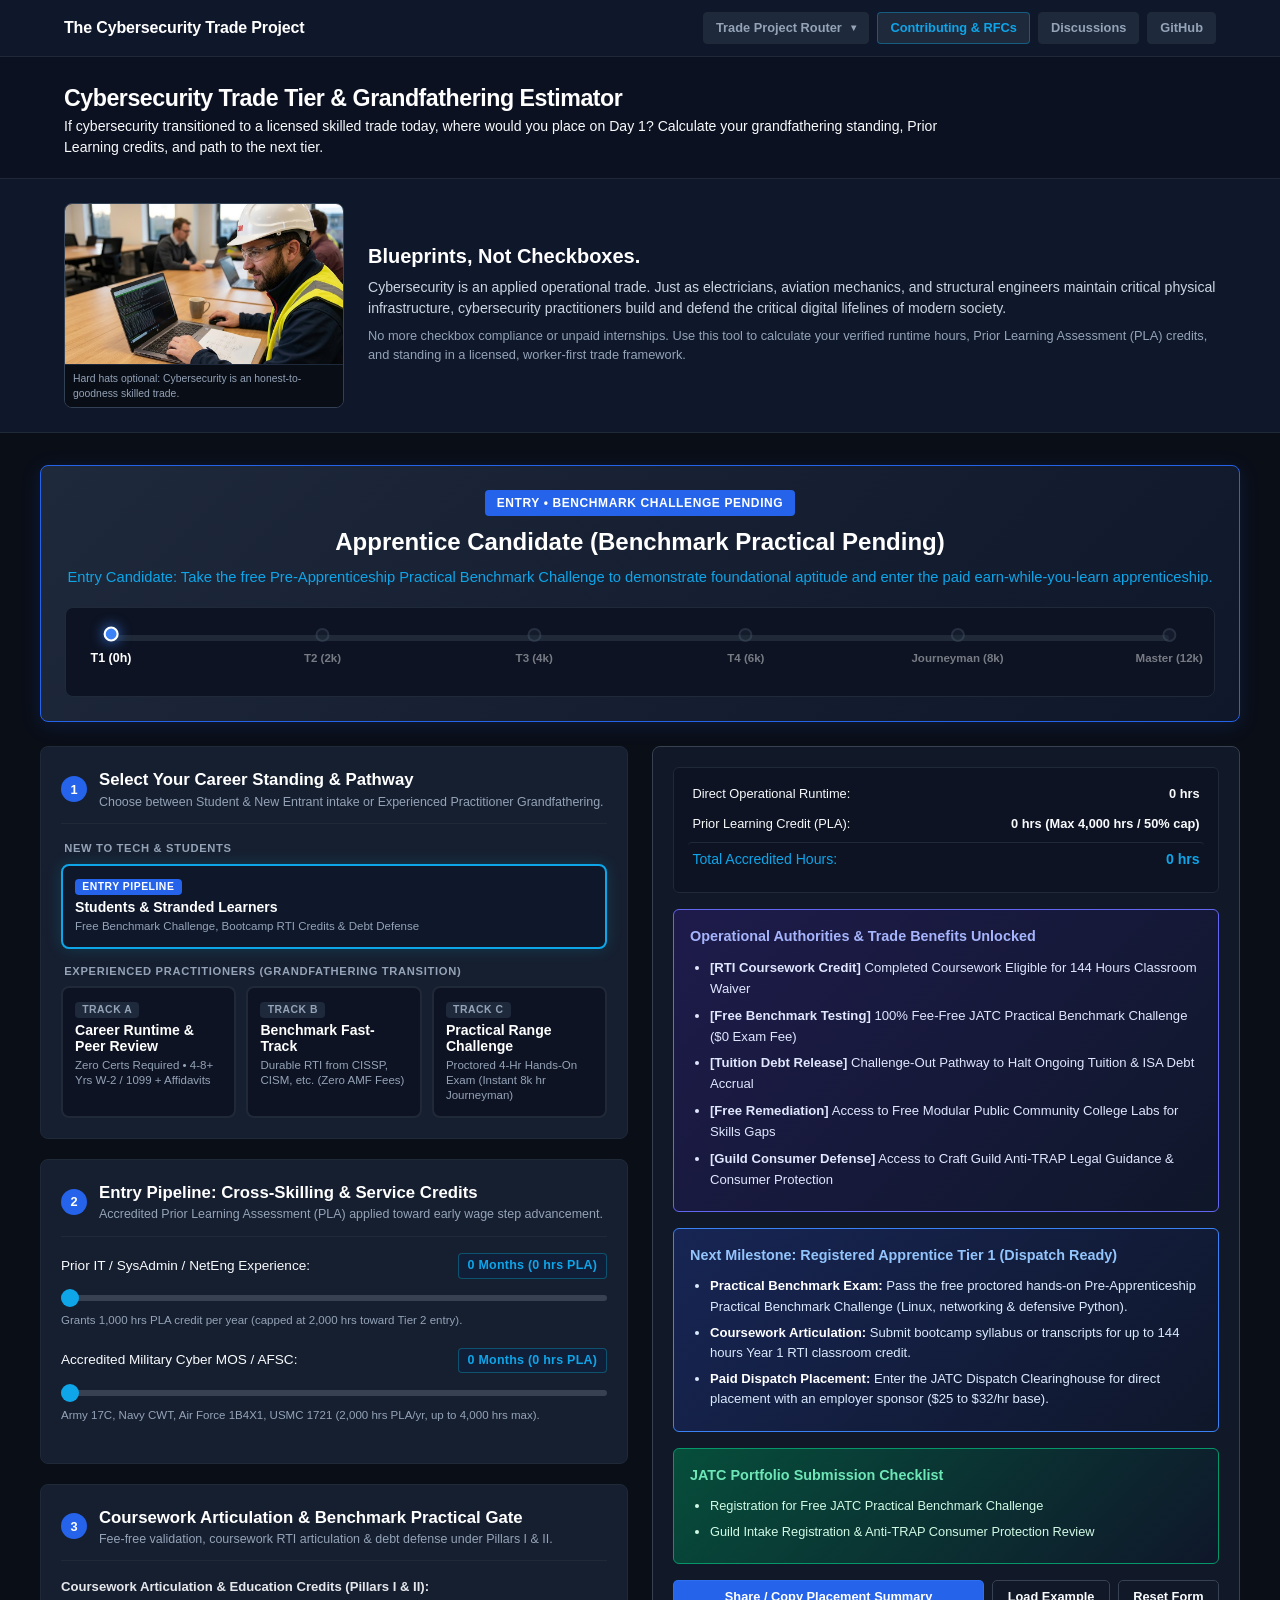
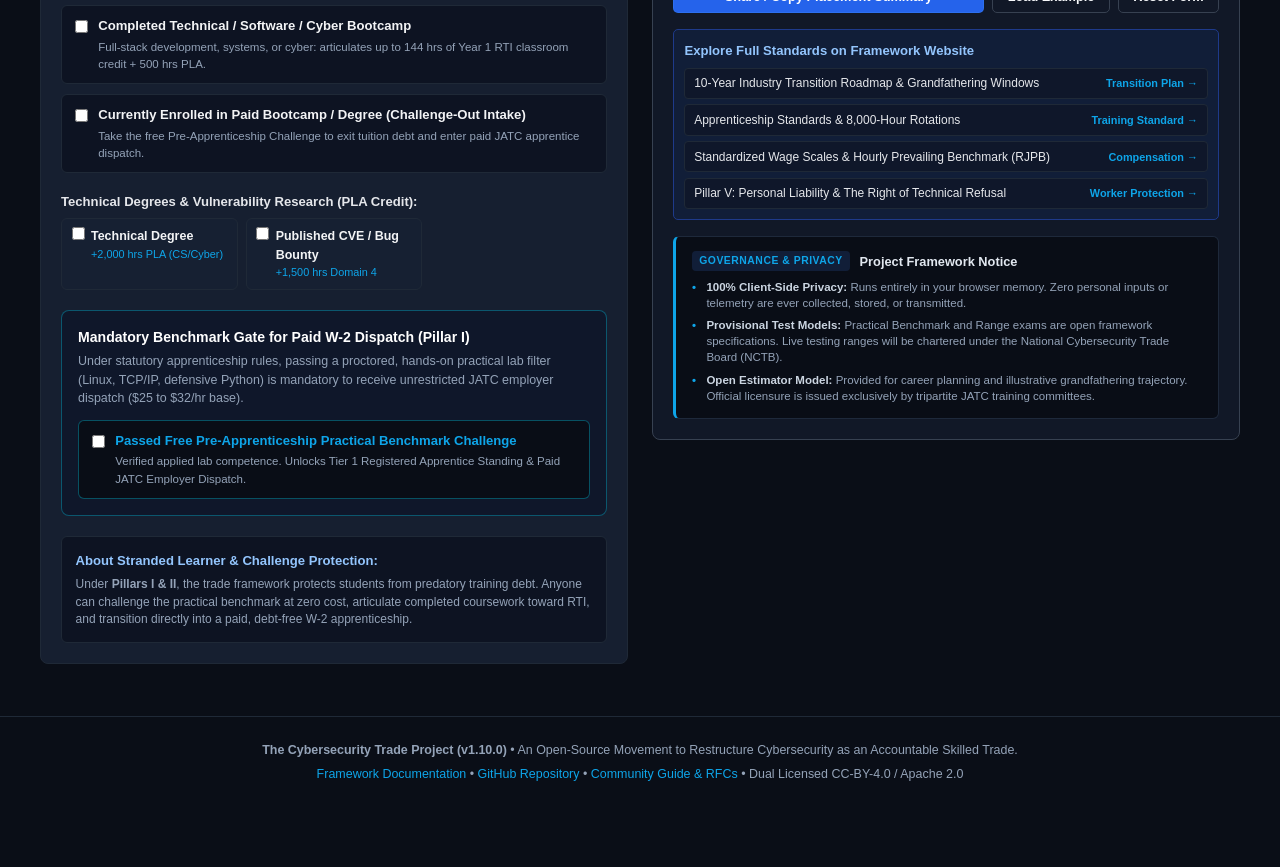
<file: public/index.html>
<!DOCTYPE html>
<html lang="en">
<head>
  <meta charset="UTF-8">
  <meta name="viewport" content="width=device-width, initial-scale=1.0">
  <title>Cybersecurity Trade Tier & Grandfathering Estimator</title>
  <meta name="description" content="If cybersecurity transitioned to a licensed skilled trade today, where would you place on Day 1? Calculate your provisional standing, PLA credits, and wage floors.">
  
  <!-- Defensive Security & Content Protection Directives -->
  <meta http-equiv="Content-Security-Policy" content="default-src 'self'; script-src 'self'; style-src 'self' 'unsafe-inline'; img-src 'self' data: https:; font-src 'self'; connect-src 'self'; base-uri 'self'; form-action 'self';">
  <meta http-equiv="X-Content-Type-Options" content="nosniff">
  <meta http-equiv="Permissions-Policy" content="camera=(), microphone=(), geolocation=(), interest-cohort=()">
  <meta name="referrer" content="strict-origin-when-cross-origin">

  <!-- LinkedIn & Open Graph Meta Tags -->
  <meta property="og:type" content="website">
  <meta property="og:site_name" content="The Cybersecurity Trade Project">
  <meta property="og:title" content="Cybersecurity Trade Tier & Grandfathering Estimator">
  <meta property="og:description" content="If cybersecurity transitioned to an accredited skilled trade today, what tier would you qualify for? Discover your trade tier, Prior Learning credits, and milestone path.">
  <meta property="og:image" content="https://the-cyber-trade-project.github.io/estimator/images/cyber-trade-practitioner.jpg">
  <meta property="og:url" content="https://the-cyber-trade-project.github.io/estimator/">

  <link rel="stylesheet" href="styles.css?v=2.3.7">
</head>
<body>
  <header class="portal-header">
    <div class="portal-header-inner">
      <a href="https://the-cyber-trade-project.github.io/framework/" class="portal-brand">
        <span class="portal-brand-title">The Cybersecurity Trade Project</span>
      </a>
      <div class="portal-header-tools">
        <div class="dropdown">
          <button class="tool-link dropdown-toggle" type="button" aria-haspopup="true" aria-expanded="false">
            <span>Trade Project Router</span>
            <span class="dropdown-arrow">▾</span>
          </button>
          <div class="dropdown-menu">
            <a href="https://the-cyber-trade-project.github.io/framework/" class="dropdown-item">
              <span class="item-title">Documentation Portal</span>
              <span class="item-desc">Explore framework &amp; governance</span>
            </a>
            <a href="https://the-cyber-trade-project.github.io/estimator/" class="dropdown-item active">
              <span class="item-title">Career Estimator</span>
              <span class="item-desc">Calculate trade tier &amp; PLA hours</span>
            </a>
            <a href="https://the-cyber-trade-project.github.io/logbook/" class="dropdown-item">
              <span class="item-title">Digital Logbook</span>
              <span class="item-desc">Cryptographic runtime attestation PWA</span>
            </a>
            <a href="https://the-cyber-trade-project.github.io/clearinghouse/" class="dropdown-item">
              <span class="item-title">Trade Clearinghouse</span>
              <span class="item-desc">Central ingestion &amp; credential registry</span>
            </a>
            <a href="https://the-cyber-trade-project.github.io/telemetry/" class="dropdown-item">
              <span class="item-title">Telemetry Gateway</span>
              <span class="item-desc">Zero-knowledge underwriter ratio attestation</span>
            </a>
            <a href="https://the-cyber-trade-project.github.io/guild-hall/" class="dropdown-item">
              <span class="item-title">Guild Dispatch Hall</span>
              <span class="item-desc">Craft Guild out-of-work registers &amp; placement</span>
            </a>
          </div>
        </div>
        <a href="https://the-cyber-trade-project.github.io/framework/CONTRIBUTING.html" class="tool-link tool-link-contribute">
          <span>Contributing &amp; RFCs</span>
        </a>
        <a href="https://github.com/the-cyber-trade-project/framework/discussions" target="_blank" rel="noopener noreferrer" class="tool-link">
          <span>Discussions</span>
        </a>
        <a href="https://github.com/the-cyber-trade-project/estimator" target="_blank" rel="noopener noreferrer" class="tool-link">
          <span>GitHub</span>
        </a>
      </div>
    </div>
  </header>

  <div class="page-title-banner">
    <div class="container">
      <h1>Cybersecurity Trade Tier &amp; Grandfathering Estimator</h1>
      <p class="subtitle">If cybersecurity transitioned to a licensed skilled trade today, where would you place on Day 1? Calculate your grandfathering standing, Prior Learning credits, and path to the next tier.</p>
    </div>
  </div>

  <!-- Hero Banner: Computer as a Skilled Trade -->
  <section class="hero-banner">
    <div class="container hero-grid">
      <div class="hero-image-wrapper">
        <img 
          src="images/cyber-trade-practitioner.jpg" 
          alt="Practitioner in hard hat and safety vest analyzing systems on laptop"
          class="hero-img"
          id="heroImg"
        >
        <span class="photo-caption">Hard hats optional: Cybersecurity is an honest-to-goodness skilled trade.</span>
      </div>
      <div class="hero-text">
        <h2>Blueprints, Not Checkboxes.</h2>
        <p>Cybersecurity is an applied operational trade. Just as electricians, aviation mechanics, and structural engineers maintain critical physical infrastructure, cybersecurity practitioners build and defend the critical digital lifelines of modern society.</p>
        <p class="hero-subtext">No more checkbox compliance or unpaid internships. Use this tool to calculate your verified runtime hours, Prior Learning Assessment (PLA) credits, and standing in a licensed, worker-first trade framework.</p>
      </div>
    </div>
  </section>

  <!-- Main Calculator Grid -->
  <main class="container main-content">
    
    <!-- Full-Width Dynamic Milestone Celebration Banner & Stepper -->
    <section class="milestone-banner" id="milestoneBanner">
      <div class="milestone-badge" id="milestoneBadge">TIER 1 UNLOCKED</div>
      <h2 id="standingTitle">Entry Registered Apprentice (Tier 1)</h2>
      <p class="milestone-next" id="milestoneNextText">Entry Apprentice: Complete 8,000 operational hours (approx. 4.0 yrs) of paid on-the-job rotations to Journeyman Licensure.</p>
      
      <!-- Visual Step Progression Track -->
      <div class="milestone-stepper" id="milestoneStepper">
        <div class="stepper-bar-wrap">
          <div class="stepper-track-bg">
            <div class="stepper-track-fill" id="stepperTrackFill" style="width: 0%;"></div>
          </div>
          <div class="stepper-steps">
            <div class="step-item active completed" style="left: 0%;" data-step="TIER_1"><span class="dot"></span><span class="step-lbl">T1 (0h)</span></div>
            <div class="step-item" style="left: 20%;" data-step="TIER_2"><span class="dot"></span><span class="step-lbl">T2 (2k)</span></div>
            <div class="step-item" style="left: 40%;" data-step="TIER_3"><span class="dot"></span><span class="step-lbl">T3 (4k)</span></div>
            <div class="step-item" style="left: 60%;" data-step="TIER_4"><span class="dot"></span><span class="step-lbl">T4 (6k)</span></div>
            <div class="step-item" style="left: 80%;" data-step="JOURNEYMAN"><span class="dot"></span><span class="step-lbl">Journeyman (8k)</span></div>
            <div class="step-item" style="left: 100%;" data-step="MASTER"><span class="dot"></span><span class="step-lbl">Master (12k)</span></div>
          </div>
        </div>
      </div>
    </section>

    <div class="calculator-grid">
      
      <!-- Left Column: Input Form -->
      <div class="form-column">
        
        <!-- Track Selection Hub -->
        <section class="card track-selector-card">
          <div class="card-title">
            <span class="step-num">1</span>
            <div>
              <h3>Select Your Career Standing & Pathway</h3>
              <p class="card-desc">Choose between Student & New Entrant intake or Experienced Practitioner Grandfathering.</p>
            </div>
          </div>

          <div class="track-tabs-container">
            <div class="track-category-group">
              <span class="track-group-label">NEW TO TECH & STUDENTS</span>
              <div class="track-tabs single-tab">
                <button type="button" class="track-tab active" data-track="TRACK_ENTRY">
                  <span class="track-pill">ENTRY PIPELINE</span>
                  <strong>Students & Stranded Learners</strong>
                  <small>Free Benchmark Challenge, Bootcamp RTI Credits & Debt Defense</small>
                </button>
              </div>
            </div>

            <div class="track-category-group">
              <span class="track-group-label">EXPERIENCED PRACTITIONERS (GRANDFATHERING TRANSITION)</span>
              <div class="track-tabs triple-tabs" id="trackTabs">
                <button type="button" class="track-tab" data-track="TRACK_A">
                  <span class="track-pill">TRACK A</span>
                  <strong>Career Runtime & Peer Review</strong>
                  <small>Zero Certs Required &bull; 4-8+ Yrs W-2 / 1099 + Affidavits</small>
                </button>
                <button type="button" class="track-tab" data-track="TRACK_B">
                  <span class="track-pill">TRACK B</span>
                  <strong>Benchmark Fast-Track</strong>
                  <small>Durable RTI from CISSP, CISM, etc. (Zero AMF Fees)</small>
                </button>
                <button type="button" class="track-tab" data-track="TRACK_C">
                  <span class="track-pill">TRACK C</span>
                  <strong>Practical Range Challenge</strong>
                  <small>Proctored 4-Hr Hands-On Exam (Instant 8k hr Journeyman)</small>
                </button>
              </div>
            </div>
          </div>
        </section>

        <!-- Track Entry Form Panel: Pre-Apprenticeship & Stranded Learners (Default Active) -->
        <div id="panelTrackEntry" class="track-panel active">
          <!-- Step 2: Prior Experience & Service -->
          <section class="card section-card">
            <div class="card-title">
              <span class="step-num">2</span>
              <div>
                <h3>Entry Pipeline: Cross-Skilling & Service Credits</h3>
                <p class="card-desc">Accredited Prior Learning Assessment (PLA) applied toward early wage step advancement.</p>
              </div>
            </div>

            <div class="form-group">
              <div class="field-header">
                <label for="sysadminYearsEntry">Prior IT / SysAdmin / NetEng Experience:</label>
                <span class="field-badge" id="sysadminYearsValEntry">0 Months (0 hrs PLA)</span>
              </div>
              <input type="range" id="sysadminYearsEntry" min="0" max="2" step="0.5" value="0.0" class="slider">
              <small class="field-hint">Grants 1,000 hrs PLA credit per year (capped at 2,000 hrs toward Tier 2 entry).</small>
            </div>

            <div class="form-group">
              <div class="field-header">
                <label for="militaryCyberYearsEntry">Accredited Military Cyber MOS / AFSC:</label>
                <span class="field-badge" id="militaryCyberYearsValEntry">0 Months (0 hrs PLA)</span>
              </div>
              <input type="range" id="militaryCyberYearsEntry" min="0" max="2" step="0.5" value="0.0" class="slider">
              <small class="field-hint">Army 17C, Navy CWT, Air Force 1B4X1, USMC 1721 (2,000 hrs PLA/yr, up to 4,000 hrs max).</small>
            </div>
          </section>

          <!-- Step 3: Bootcamp Articulation & Practical Benchmark Gate -->
          <section class="card section-card">
            <div class="card-title">
              <span class="step-num">3</span>
              <div>
                <h3>Coursework Articulation & Benchmark Practical Gate</h3>
                <p class="card-desc">Fee-free validation, coursework RTI articulation & debt defense under Pillars I & II.</p>
              </div>
            </div>

            <div id="plaNoticeEntry" class="pla-cap-banner" style="display: none;">
              <strong>50% Statutory Residency Cap Reached:</strong> Prior Learning Credits (PLA) are maxed out at 4,000 hrs. Additional degrees/certs cannot exceed this apprenticeship floor.
            </div>

            <div class="form-group">
              <label class="group-label">Coursework Articulation & Education Credits (Pillars I & II):</label>
              <div class="verification-checklist">
                <label class="verification-item">
                  <input type="checkbox" id="hasBootcampGradEntry">
                  <div class="verification-text">
                    <strong>Completed Technical / Software / Cyber Bootcamp</strong>
                    <small>Full-stack development, systems, or cyber: articulates up to 144 hrs of Year 1 RTI classroom credit + 500 hrs PLA.</small>
                  </div>
                </label>
                <label class="verification-item">
                  <input type="checkbox" id="hasMidProgramEnrolledEntry">
                  <div class="verification-text">
                    <strong>Currently Enrolled in Paid Bootcamp / Degree (Challenge-Out Intake)</strong>
                    <small>Take the free Pre-Apprenticeship Challenge to exit tuition debt and enter paid JATC apprentice dispatch.</small>
                  </div>
                </label>
              </div>
            </div>

            <div class="form-group" style="margin-top: 1rem;">
              <label class="group-label">Technical Degrees & Vulnerability Research (PLA Credit):</label>
              <div class="checkbox-grid">
                <label class="checkbox-tile">
                  <input type="checkbox" id="degBachelorEntry" value="Bachelor">
                  <span class="tile-content">
                    <strong>Technical Degree</strong>
                    <small>+2,000 hrs PLA (CS/Cyber)</small>
                  </span>
                </label>
                <label class="checkbox-tile">
                  <input type="checkbox" id="hasBugBountyEntry">
                  <span class="tile-content">
                    <strong>Published CVE / Bug Bounty</strong>
                    <small>+1,500 hrs Domain 4</small>
                  </span>
                </label>
              </div>
            </div>

            <!-- Mandatory Benchmark Gate Box -->
            <div class="benchmark-gate-box">
              <h4>Mandatory Benchmark Gate for Paid W-2 Dispatch (Pillar I)</h4>
              <p>Under statutory apprenticeship rules, passing a proctored, hands-on practical lab filter (Linux, TCP/IP, defensive Python) is mandatory to receive unrestricted JATC employer dispatch ($25 to $32/hr base).</p>
              <label class="verification-item" style="border-color: rgba(6, 182, 212, 0.4); background: #090d16;">
                <input type="checkbox" id="passedPreApprenticeExamEntry">
                <div class="verification-text">
                  <strong style="color: var(--accent-cyan);">Passed Free Pre-Apprenticeship Practical Benchmark Challenge</strong>
                  <small>Verified applied lab competence. Unlocks Tier 1 Registered Apprentice Standing & Paid JATC Employer Dispatch.</small>
                </div>
              </label>
            </div>

            <div class="range-info-box" style="margin-top: 1.25rem;">
              <h4>About Stranded Learner & Challenge Protection:</h4>
              <p>Under <strong>Pillars I & II</strong>, the trade framework protects students from predatory training debt. Anyone can challenge the practical benchmark at zero cost, articulate completed coursework toward RTI, and transition directly into a paid, debt-free W-2 apprenticeship.</p>
            </div>
          </section>
        </div>

        <!-- Track A Form Panel -->
        <div id="panelTrackA" class="track-panel">
          <!-- Step 2: Experience & Runtime -->
          <section class="card section-card">
            <div class="card-title">
              <span class="step-num">2</span>
              <div>
                <h3>Track A: Operational Runtime & Experience</h3>
                <p class="card-desc">Calculated at 2,000 verified operational hours per full-time year.</p>
              </div>
            </div>

            <div class="form-group">
              <div class="field-header">
                <label for="cyberYearsA">Active Cybersecurity Experience:</label>
                <span class="field-badge" id="cyberYearsValA">0 Months (0 hrs)</span>
              </div>
              <input type="range" id="cyberYearsA" min="0" max="8" step="0.5" value="0.0" class="slider">
            </div>

            <div class="form-group">
              <div class="field-header">
                <label for="sysadminYearsA">Prior IT / SysAdmin / NetEng Experience:</label>
                <span class="field-badge" id="sysadminYearsValA">0 Months (0 hrs PLA)</span>
              </div>
              <input type="range" id="sysadminYearsA" min="0" max="2" step="0.5" value="0.0" class="slider">
              <small class="field-hint">Grants 1,000 hrs PLA credit per year (capped at 2,000 hrs toward Tier 2 entry).</small>
            </div>

            <div class="form-group">
              <div class="field-header">
                <label for="militaryCyberYearsA">Accredited Military Cyber MOS / AFSC:</label>
                <span class="field-badge" id="militaryCyberYearsValA">0 Months (0 hrs PLA)</span>
              </div>
              <input type="range" id="militaryCyberYearsA" min="0" max="2" step="0.5" value="0.0" class="slider">
              <small class="field-hint">Army 17C, Navy CWT, Air Force 1B4X1, USMC 1721 (2,000 hrs PLA/yr, up to 4,000 hrs max).</small>
            </div>
          </section>

          <!-- Step 3: Education & Track A Portfolio -->
          <!-- Step 3: Track A Prior Learning & Grandfathering Verification -->
          <section class="card section-card">
            <div class="card-title">
              <span class="step-num">3</span>
              <div>
                <h3>Track A: Degrees & Grandfathering Verification</h3>
                <p class="card-desc">Submitted to Regional JATC for Day-1 grandfathering audit.</p>
              </div>
            </div>

            <div id="plaNoticeA" class="pla-cap-banner" style="display: none;">
              <strong>50% Statutory Residency Cap Reached:</strong> Prior Learning Credits (PLA) are maxed out at 4,000 hrs. Additional degrees/certs cannot exceed this apprenticeship floor.
            </div>

            <div class="form-group">
              <label class="group-label">Academic Degrees & Research (PLA Credit):</label>
              <div class="checkbox-grid">
                <label class="checkbox-tile">
                  <input type="checkbox" id="degBachelorA" value="Bachelor">
                  <span class="tile-content">
                    <strong>Bachelor's Degree</strong>
                    <small>+2,000 hrs PLA (CS/Cyber)</small>
                  </span>
                </label>
                <label class="checkbox-tile">
                  <input type="checkbox" id="degMasterA" value="Master">
                  <span class="tile-content">
                    <strong>Master's Degree</strong>
                    <small>+3,000 hrs PLA (Cyber)</small>
                  </span>
                </label>
                <label class="checkbox-tile">
                  <input type="checkbox" id="hasBootcampA">
                  <span class="tile-content">
                    <strong>Bootcamp / Tech Cert</strong>
                    <small>+144h RTI / +500h PLA (Dev/Cyber)</small>
                  </span>
                </label>
                <label class="checkbox-tile">
                  <input type="checkbox" id="hasBugBountyA">
                  <span class="tile-content">
                    <strong>Bug Bounty / CVE</strong>
                    <small>+1,500 hrs Domain 4</small>
                  </span>
                </label>
              </div>
            </div>

            <div class="form-group" style="margin-top: 1.25rem;">
              <label class="group-label">Track A Journeyman Verification:</label>
              <div class="verification-checklist">
                <label class="verification-item disabled" id="itemAffidavitsA">
                  <input type="checkbox" id="hasAffidavitsA" disabled>
                  <div class="verification-text">
                    <strong>Available: Two (2) Peer Reference Affidavits</strong>
                    <small id="hintAffidavitsA">Can provide two professional references confirming direct operational runtime.</small>
                  </div>
                </label>
              </div>
            </div>

            <div class="form-group" style="margin-top: 1rem;">
              <label class="group-label">Track A Master Verification:</label>
              <div class="verification-checklist">
                <label class="verification-item disabled" id="itemArtifactsA">
                  <input type="checkbox" id="hasArtifactsA" disabled>
                  <div class="verification-text">
                    <strong>Available: Three (3) Sanitized Defense Artifacts</strong>
                    <small id="hintArtifactsA">Can provide 3 work samples (blueprints, post-mortems, CVEs) for Master Oral Board.</small>
                  </div>
                </label>
                <label class="verification-item disabled" id="itemOralBoardA" style="margin-top: 0.5rem;">
                  <input type="checkbox" id="hasOralBoardA" disabled>
                  <div class="verification-text">
                    <strong>Master Oral Board Defense Completed</strong>
                    <small id="hintOralBoardA">Defended architectural portfolio before 3-member Board (finalizes Master standing).</small>
                  </div>
                </label>
              </div>
            </div>
          </section>
        </div>

        <!-- Track B Form Panel -->
        <div id="panelTrackB" class="track-panel">
          <!-- Step 2: Track B Operational Runtime -->
          <section class="card section-card">
            <div class="card-title">
              <span class="step-num">2</span>
              <div>
                <h3>Track B: Operational Runtime & Experience</h3>
                <p class="card-desc">Combined with benchmark credentials for expedited portfolio processing.</p>
              </div>
            </div>

            <div class="form-group">
              <div class="field-header">
                <label for="cyberYearsB">Active Cybersecurity Experience:</label>
                <span class="field-badge" id="cyberYearsValB">0 Months (0 hrs)</span>
              </div>
              <input type="range" id="cyberYearsB" min="0" max="8" step="0.5" value="0.0" class="slider">
            </div>

            <div class="form-group">
              <div class="field-header">
                <label for="sysadminYearsB">Prior IT / SysAdmin / NetEng Experience:</label>
                <span class="field-badge" id="sysadminYearsValB">0 Months (0 hrs PLA)</span>
              </div>
              <input type="range" id="sysadminYearsB" min="0" max="2" step="0.5" value="0.0" class="slider">
            </div>

            <div class="form-group">
              <div class="field-header">
                <label for="militaryCyberYearsB">Accredited Military Cyber MOS / AFSC:</label>
                <span class="field-badge" id="militaryCyberYearsValB">0 Months (0 hrs PLA)</span>
              </div>
              <input type="range" id="militaryCyberYearsB" min="0" max="2" step="0.5" value="0.0" class="slider">
              <small class="field-hint">Army 17C, Navy CWT, Air Force 1B4X1, USMC 1721 (2,000 hrs PLA/yr, up to 4,000 hrs max).</small>
            </div>
          </section>

          <!-- Step 3: Track B Credentials, Degrees & Verification -->
          <section class="card section-card">
            <div class="card-title">
              <span class="step-num">3</span>
              <div>
                <h3>Track B: Credentials, Degrees & Verification</h3>
                <p class="card-desc">Historical certifications receive permanent durable Related Technical Instruction (RTI) credit.</p>
              </div>
            </div>

            <div id="plaNoticeB" class="pla-cap-banner" style="display: none;">
              <strong>50% Statutory Residency Cap Reached:</strong> Prior Learning Credits (PLA) are maxed out at 4,000 hrs. Additional degrees/certs cannot exceed this apprenticeship floor.
            </div>

            <div class="form-group">
              <label class="group-label">Accredited Practical & Foundation Credentials (PLA Credit):</label>
              <div class="chip-container" id="practicalChipsB"></div>
              <span class="group-hint">Vendor-neutral hands-on lab and foundational exams credited toward apprentice tiers.</span>
            </div>

            <div class="form-group">
              <label class="group-label">Academic Degrees & Research (PLA Credit):</label>
              <div class="checkbox-grid">
                <label class="checkbox-tile">
                  <input type="checkbox" id="degBachelorB" value="Bachelor">
                  <span class="tile-content">
                    <strong>Bachelor's Degree</strong>
                    <small>+2,000 hrs PLA</small>
                  </span>
                </label>
                <label class="checkbox-tile">
                  <input type="checkbox" id="degMasterB" value="Master">
                  <span class="tile-content">
                    <strong>Master's Degree</strong>
                    <small>+3,000 hrs PLA</small>
                  </span>
                </label>
                <label class="checkbox-tile">
                  <input type="checkbox" id="hasBootcampB">
                  <span class="tile-content">
                    <strong>Bootcamp / Tech Cert</strong>
                    <small>+144h RTI / +500h PLA (Dev/Cyber)</small>
                  </span>
                </label>
                <label class="checkbox-tile">
                  <input type="checkbox" id="hasBugBountyB">
                  <span class="tile-content">
                    <strong>Bug Bounty / CVE</strong>
                    <small>+1,500 hrs Domain 4</small>
                  </span>
                </label>
              </div>
            </div>

            <div class="form-group" style="margin-top: 1.25rem;">
              <label class="group-label">Track B Journeyman Verification (Permanent RTI Credit):</label>
              <div class="chip-container" id="benchmarkChipsB"></div>
              <span class="group-hint">Active or lapsed status accepted. Zero vendor AMF back-fees required.</span>
            </div>

            <div class="form-group" style="margin-top: 1rem;">
              <label class="group-label">Track B Master Verification:</label>
              <div class="verification-checklist">
                <label class="verification-item disabled" id="itemArtifactsB">
                  <input type="checkbox" id="hasArtifactsB" disabled>
                  <div class="verification-text">
                    <strong>Available: Three (3) Sanitized Defense Artifacts</strong>
                    <small id="hintArtifactsB">Can provide 3 work samples (blueprints, post-mortems, CVEs) for Master Oral Board.</small>
                  </div>
                </label>
                <label class="verification-item disabled" id="itemOralBoardB" style="margin-top: 0.5rem;">
                  <input type="checkbox" id="hasOralBoardB" disabled>
                  <div class="verification-text">
                    <strong>Master Oral Board Defense Completed</strong>
                    <small id="hintOralBoardB">Defended architectural portfolio before 3-member Board (finalizes Master standing).</small>
                  </div>
                </label>
              </div>
            </div>
          </section>
        </div>

        <!-- Track C Form Panel: Practical Range Challenge -->
        <div id="panelTrackC" class="track-panel">
          <!-- Step 2: Track C Practical Challenge Exam (Primary Pathway) -->
          <section class="card section-card">
            <div class="card-title">
              <span class="step-num">2</span>
              <div>
                <h3>Track C: Practical Range Challenge Exam</h3>
                <p class="card-desc">Proctored hands-on cyber range validation for instant Day-1 Journeyman Licensure (zero paper trails or certs required).</p>
              </div>
            </div>

            <!-- Proctored Exam Hero Toggle -->
            <div class="range-exam-card">
              <label class="custom-checkbox-label">
                <input type="checkbox" id="rangeExamPassed">
                <span class="checkbox-box"></span>
                <div class="checkbox-text">
                  <strong>Targeting / Completed: 4-Hour Proctored Practical Range Exam</strong>
                  <small>Live incident containment, firewall re-configuration, packet triage & system hardening in an isolated cyber range.</small>
                </div>
              </label>
              <div class="range-badge-result">Awards Immediate Day-1 Journeyman Licensure (8,000 hr Legal Baseline)</div>
            </div>

            <div class="range-info-box" style="margin-top: 1.25rem;">
              <h4>About the Practical Range Challenge:</h4>
              <p>Track C is designed for non-traditional talent, CTF competitors, independent security researchers, and self-taught engineers. Passing the 4-hour proctored range challenge confers immediate <strong>Licensed Journeyman</strong> standing (100% RJPB wage floor) with zero historical employment verification required.</p>
            </div>
          </section>

          <!-- Step 3: Optional Career Runtime & Master Elevation -->
          <section class="card section-card">
            <div class="card-title">
              <span class="step-num">3</span>
              <div>
                <h3>Prior Career Runtime & Master Elevation (Optional)</h3>
                <p class="card-desc">For practitioners with historical runtime and research artifacts seeking Master Practitioner standing.</p>
              </div>
            </div>

            <div class="form-group">
              <div class="field-header">
                <label for="cyberYearsC">Historical Career Defense Runtime (Optional):</label>
                <span class="field-badge" id="cyberYearsValC">0 Months (0 hrs)</span>
              </div>
              <input type="range" id="cyberYearsC" min="0" max="8" step="0.5" value="0.0" class="slider">
              <small class="field-hint">Range Challenge winners with 8+ years verified defense runtime can immediately submit 3 engineering artifacts for Master Oral Board defense.</small>
            </div>

            <div class="form-group" style="margin-top: 1.25rem;">
              <label class="group-label">Technical Degrees & Vulnerability Research (Master Defense Artifacts):</label>
              <div class="checkbox-grid">
                <label class="checkbox-tile">
                  <input type="checkbox" id="degBachelorC" value="Bachelor">
                  <span class="tile-content">
                    <strong>Technical Degree</strong>
                    <small>+2,000 hrs / CTD Credit</small>
                  </span>
                </label>
                <label class="checkbox-tile">
                  <input type="checkbox" id="hasBugBountyC">
                  <span class="tile-content">
                    <strong>Published CVE / Bug Bounty</strong>
                    <small>+1,500 hrs / Master Artifact</small>
                  </span>
                </label>
              </div>
            </div>

            <div class="form-group" style="margin-top: 1.25rem;">
              <label class="group-label">Track C Senior Master Verification (Grandfathering Window):</label>
              <div class="verification-checklist">
                <label class="verification-item disabled" id="itemArtifactsC">
                  <input type="checkbox" id="hasArtifactsC" disabled>
                  <div class="verification-text">
                    <strong>Available: Three (3) Sanitized Defense Artifacts (or CVEs / Research)</strong>
                    <small id="hintArtifactsC">Can provide 3 work samples or published vulnerabilities for Master Oral Board submission.</small>
                  </div>
                </label>
                <label class="verification-item disabled" id="itemOralBoardC" style="margin-top: 0.5rem;">
                  <input type="checkbox" id="hasOralBoardC" disabled>
                  <div class="verification-text">
                    <strong>Master Oral Board Defense Completed</strong>
                    <small id="hintOralBoardC">Defended architectural portfolio before 3-member Board (finalizes Master standing).</small>
                  </div>
                </label>
              </div>
            </div>
          </section>
        </div>

      </div>

      <!-- Right Column: Results Dashboard -->
      <div class="results-column">
        <section class="card dashboard-card">
          
          <!-- Operational Hours Summary (Mathematical Proof) -->
          <div class="hours-audit-box">
            <div class="audit-row">
              <span>Direct Operational Runtime:</span>
              <strong id="runtimeHours">0 hrs</strong>
            </div>
            <div class="audit-row" id="plaAuditRow">
              <span>Prior Learning Credit (PLA):</span>
              <strong id="plaHours">0 hrs (Max 4,000 hrs / 50% cap)</strong>
            </div>
            <div class="audit-row total-audit-row">
              <span>Total Accredited Hours:</span>
              <strong id="totalHours">0 hrs</strong>
            </div>
          </div>

          <!-- What Your Standing Unlocks (Primary Card) -->
          <div class="authorities-section" id="authoritiesBox">
            <h4>Operational Authorities & Trade Benefits Unlocked</h4>
            <ul id="authoritiesList" class="authorities-list">
              <!-- Populated dynamically via JS -->
            </ul>
          </div>

          <!-- Path to Next Milestone (Actionable Roadmap) -->
          <div class="advancement-section" id="advancementBox">
            <h4 id="advancementHeader">Path to Next Milestone</h4>
            <ul id="advancementList" class="advancement-list">
              <!-- Populated dynamically via JS -->
            </ul>
          </div>

          <!-- JATC Portfolio Submission Checklist -->
          <div class="submission-section" id="submissionBox">
            <h4>JATC Portfolio Submission Checklist</h4>
            <ul id="submissionList" class="submission-list">
              <!-- Populated dynamically via JS -->
            </ul>
          </div>

          <!-- Action Buttons -->
          <div class="action-buttons">
            <button id="btnCopySummary" class="btn btn-primary">Share / Copy Placement Summary</button>
            <button id="btnSample" class="btn btn-outline" title="Fill with sample Journeyman profile">Load Example</button>
            <button id="btnReset" class="btn btn-outline">Reset Form</button>
          </div>

          <!-- Framework Specifications CTAs -->
          <div class="specs-nav-section" id="specsNavBox">
            <h4>Explore Full Standards on Framework Website</h4>
            <div class="spec-links-list" id="specLinksGrid">
              <!-- Populated dynamically via JS -->
            </div>
          </div>

          <!-- Consolidated Governance, Privacy & Testing Notice -->
          <div class="governance-notice-box">
            <div class="governance-header">
              <span class="governance-badge">GOVERNANCE & PRIVACY</span>
              <h4>Project Framework Notice</h4>
            </div>
            <ul class="governance-list">
              <li><strong>100% Client-Side Privacy:</strong> Runs entirely in your browser memory. Zero personal inputs or telemetry are ever collected, stored, or transmitted.</li>
              <li><strong>Provisional Test Models:</strong> Practical Benchmark and Range exams are open framework specifications. Live testing ranges will be chartered under the National Cybersecurity Trade Board (NCTB).</li>
              <li><strong>Open Estimator Model:</strong> Provided for career planning and illustrative grandfathering trajectory. Official licensure is issued exclusively by tripartite JATC training committees.</li>
            </ul>
          </div>
        </section>
      </div>

    </div>
  </main>

  <!-- Clean Professional Footer -->
  <footer class="site-footer">
    <div class="container footer-inner">
      <p><strong>The Cybersecurity Trade Project (v1.10.0)</strong> &bull; An Open-Source Movement to Restructure Cybersecurity as an Accountable Skilled Trade.</p>
      <p><a href="https://the-cyber-trade-project.github.io/framework/">Framework Documentation</a> &bull; <a href="https://github.com/the-cyber-trade-project/framework" target="_blank" rel="noopener noreferrer">GitHub Repository</a> &bull; <a href="https://the-cyber-trade-project.github.io/framework/CONTRIBUTING.html">Community Guide &amp; RFCs</a> &bull; Dual Licensed CC-BY-4.0 / Apache 2.0</p>
    </div>
  </footer>

  <script src="app.js?v=2.3.1"></script>
</body>
</html>
</file>
<file: public/styles.css>
/* Cybersecurity Trade Project - Estimator Modern Stylesheet */
:root {
  --bg-color: #0a0e17;
  --bg-surface: #0f172a;
  --card-bg: #161f30;
  --card-border: #1f2937;
  --border-color: #1f2937;
  --border-subtle: #2e3a52;
  --text-main: #f8fafc;
  --text-muted: #94a3b8;
  --text-subtle: #64748b;
  --accent-blue: #2563eb;
  --accent-blue-hover: #3b82f6;
  --accent-cyan: #0ea5e9;
  --accent-green: #10b981;
  --accent-amber: #f59e0b;
  --font-family: -apple-system, BlinkMacSystemFont, "Segoe UI", Roboto, "Helvetica Neue", Arial, sans-serif;
  --font-mono: ui-monospace, SFMono-Regular, "JetBrains Mono", Menlo, Monaco, Consolas, monospace;
}

* {
  box-sizing: border-box;
  margin: 0;
  padding: 0;
}

/* WCAG 2.1 AA Focus-Visible Accessibility Standard */
:focus-visible {
  outline: 2px solid var(--accent-cyan, #0ea5e9);
  outline-offset: 2px;
}

/* Reduced Motion Preference */
@media (prefers-reduced-motion: reduce) {
  *, ::before, ::after {
    animation-duration: 0.01ms !important;
    animation-iteration-count: 1 !important;
    transition-duration: 0.01ms !important;
    scroll-behavior: auto !important;
  }
}

body {
  background-color: var(--bg-color);
  color: var(--text-main);
  font-family: var(--font-family);
  line-height: 1.5;
  -webkit-font-smoothing: antialiased;
}

.container {
  max-width: 1200px;
  margin: 0 auto;
  padding: 0 1.5rem;
}

/* Portal Header & Ecosystem Navigation */
.portal-header {
  background-color: var(--bg-surface);
  border-bottom: 1px solid var(--border-color);
  position: sticky;
  top: 0;
  z-index: 100;
}

.portal-header-inner {
  max-width: 1200px;
  margin: 0 auto;
  padding: 0.75rem 1.5rem;
  display: flex;
  justify-content: space-between;
  align-items: center;
  gap: 1rem;
}

.portal-brand {
  display: flex;
  align-items: center;
  gap: 0.75rem;
  text-decoration: none;
  color: var(--text-main);
}

.portal-brand-title {
  font-size: 1rem;
  font-weight: 700;
  letter-spacing: -0.01em;
  color: #fff;
  transition: color 0.15s ease;
}

.portal-brand:hover .portal-brand-title,
.portal-brand-title:hover {
  color: var(--accent-cyan);
}

.portal-header-tools {
  display: flex;
  align-items: center;
  gap: 0.5rem;
}

.tool-link {
  display: inline-flex;
  align-items: center;
  justify-content: center;
  gap: 0.4rem;
  background-color: #1e293b;
  border: 1px solid var(--border-color);
  color: var(--text-muted);
  text-decoration: none;
  font-family: var(--font-family);
  font-size: 0.8rem;
  font-weight: 600;
  line-height: 1;
  height: 32px;
  box-sizing: border-box;
  padding: 0 0.75rem;
  border-radius: 4px;
  transition: all 0.15s ease;
  cursor: pointer;
  appearance: none;
  -webkit-appearance: none;
  vertical-align: middle;
}

.tool-link:hover {
  background-color: #334155;
  color: #fff;
  border-color: var(--accent-cyan);
}

.tool-link-contribute {
  border-color: rgba(14, 165, 233, 0.4);
  color: var(--accent-cyan);
}

.tool-link-contribute:hover {
  background-color: rgba(14, 165, 233, 0.12);
  color: #ffffff;
  border-color: var(--accent-cyan);
}

/* Mobile Header Layout (< 768px): 2-Row Clean Layout */
@media (max-width: 768px) {
  .portal-header-inner {
    flex-direction: column;
    align-items: stretch;
    padding: 0.6rem 1rem;
    gap: 0.5rem;
  }

  .portal-brand {
    justify-content: center;
    text-align: center;
  }

  .portal-brand-title {
    font-size: 0.95rem;
    font-weight: 800;
  }

  .portal-header-tools {
    display: grid;
    grid-template-columns: repeat(4, 1fr);
    gap: 6px;
    width: 100%;
  }

  .tool-link {
    width: 100%;
    font-size: 0.72rem;
    height: 30px;
    padding: 0 0.2rem;
    text-align: center;
    justify-content: center;
  }

  .dropdown {
    width: 100%;
  }

  .dropdown-menu {
    left: 0;
    right: 0;
    width: 100%;
    min-width: unset;
  }
}

/* Dropdown */
.dropdown {
  position: relative;
  display: inline-block;
}

.dropdown-arrow {
  font-size: 0.65rem;
  margin-left: 0.2rem;
  color: var(--text-muted);
}

.dropdown-menu {
  display: none;
  position: absolute;
  right: 0;
  top: calc(100% + 2px);
  margin-top: 0;
  background-color: #0f172a;
  border: 1px solid var(--card-border);
  border-radius: 6px;
  box-shadow: 0 10px 25px -5px rgba(0, 0, 0, 0.7);
  min-width: 260px;
  z-index: 200;
  padding: 0.4rem;
}

/* Invisible hover bridge so mouse cursor never loses hover focus when transitioning */
.dropdown-menu::before {
  content: '';
  position: absolute;
  top: -8px;
  left: 0;
  right: 0;
  height: 8px;
}

.dropdown:hover .dropdown-menu,
.dropdown:focus-within .dropdown-menu {
  display: block;
}

.dropdown-item {
  display: flex;
  flex-direction: column;
  padding: 0.6rem 0.75rem;
  text-decoration: none;
  border-radius: 4px;
  transition: background-color 0.1s ease;
}

.dropdown-item:hover {
  background-color: #1e293b;
}

.dropdown-item.active {
  background-color: rgba(14, 165, 233, 0.12);
  border-left: 2px solid var(--accent-cyan);
}

.item-title {
  color: var(--accent-cyan);
  font-weight: 600;
  font-size: 0.85rem;
  margin-bottom: 0.15rem;
}

.item-desc {
  color: var(--text-muted);
  font-size: 0.75rem;
  line-height: 1.3;
}

/* Page Title Banner */
.page-title-banner {
  background-color: #0b1120;
  border-bottom: 1px solid var(--card-border);
  padding: 1.5rem 0 1.25rem;
}

.title-meta {
  display: flex;
  align-items: center;
  gap: 0.75rem;
  margin-bottom: 0.35rem;
}

.version-badge {
  font-family: var(--font-mono);
  font-size: 0.72rem;
  font-weight: 700;
  color: var(--accent-emerald);
  background-color: #064e3b;
  border: 1px solid #059669;
  padding: 0.15rem 0.5rem;
  border-radius: 4px;
}

.page-title-banner h1 {
  font-size: 1.45rem;
  font-weight: 800;
  color: #fff;
  letter-spacing: -0.02em;
}

.page-title-banner .subtitle {
  color: var(--text-secondary);
  font-size: 0.88rem;
  max-width: 900px;
}

/* Hero Banner */
.hero-banner {
  background: #0f172a;
  border-bottom: 1px solid var(--card-border);
  padding: 1.5rem 0;
}

.hero-grid {
  display: grid;
  grid-template-columns: 280px 1fr;
  gap: 1.5rem;
  align-items: center;
}

@media (max-width: 800px) {
  .hero-grid {
    grid-template-columns: 1fr;
  }
}

.hero-image-wrapper {
  border-radius: 8px;
  overflow: hidden;
  border: 1px solid #334155;
  background: #0b0f19;
}
.hero-img {
  width: 100%;
  height: 160px;
  object-fit: cover;
  display: block;
}

.photo-caption {
  display: block;
  font-size: 0.65rem;
  color: var(--text-muted);
  padding: 0.35rem 0.5rem;
  background: #090d16;
  border-top: 1px solid #1e293b;
}

.hero-text h2 {
  font-size: 1.25rem;
  font-weight: 700;
  color: #fff;
  margin-bottom: 0.4rem;
}

.hero-text p {
  color: #cbd5e1;
  font-size: 0.88rem;
  line-height: 1.5;
  margin-bottom: 0.4rem;
}

.hero-subtext {
  color: var(--text-muted) !important;
  font-size: 0.8rem !important;
}

/* Main Grid Layout */
.main-content {
  padding: 2rem 0;
}

.calculator-grid {
  display: grid;
  grid-template-columns: 1fr 1fr;
  gap: 1.5rem;
  align-items: flex-start;
}

@media (max-width: 960px) {
  .calculator-grid {
    grid-template-columns: 1fr;
  }
}

/* Card Structures */
.card {
  background-color: var(--card-bg);
  border: 1px solid var(--card-border);
  border-radius: 8px;
  padding: 1.25rem;
}

.section-card {
  margin-bottom: 1.25rem;
}

.card-title {
  display: flex;
  align-items: center;
  gap: 0.75rem;
  margin-bottom: 1rem;
  padding-bottom: 0.75rem;
  border-bottom: 1px solid var(--card-border);
}

.step-num {
  background: var(--accent-blue);
  color: #fff;
  width: 26px;
  height: 26px;
  border-radius: 50%;
  display: flex;
  align-items: center;
  justify-content: center;
  font-weight: 700;
  font-size: 0.8rem;
  flex-shrink: 0;
}

.card-title h3 {
  font-size: 1.05rem;
  font-weight: 600;
  color: #fff;
}

.card-desc {
  font-size: 0.78rem;
  color: var(--text-muted);
}

/* Dropzone */
.dropzone {
  border: 2px dashed #374151;
  border-radius: 6px;
  padding: 1rem;
  margin-bottom: 1.25rem;
  cursor: pointer;
  background-color: #0d1322;
  position: relative;
  transition: all 0.2s ease;
}

.dropzone:hover, .dropzone.dragover {
  border-color: var(--accent-cyan);
  background-color: #111e38;
}

.file-input {
  position: absolute;
  top: 0;
  left: 0;
  width: 100%;
  height: 100%;
  opacity: 0;
  cursor: pointer;
}

.dropzone-body {
  display: flex;
  align-items: center;
  gap: 0.75rem;
}

.icon-upload {
  stroke: var(--accent-cyan);
  flex-shrink: 0;
}

.dropzone-body strong {
  display: block;
  font-size: 0.85rem;
  color: #e5e7eb;
}

.dropzone-sub {
  display: block;
  font-size: 0.72rem;
  color: var(--text-muted);
}

/* Form Controls */
.form-group {
  margin-bottom: 1.15rem;
}

.field-header {
  display: flex;
  justify-content: space-between;
  align-items: center;
  margin-bottom: 0.35rem;
  font-size: 0.85rem;
}

.field-badge {
  font-weight: 700;
  color: var(--accent-cyan);
  background: #111e38;
  border: 1px solid rgba(6, 182, 212, 0.35);
  padding: 0.15rem 0.55rem;
  border-radius: 4px;
  font-size: 0.78rem;
  letter-spacing: 0.02em;
}

.slider {
  width: 100%;
  height: 6px;
  background: #374151;
  border-radius: 3px;
  outline: none;
  -webkit-appearance: none;
}

.slider::-webkit-slider-thumb {
  -webkit-appearance: none;
  width: 18px;
  height: 18px;
  border-radius: 50%;
  background: var(--accent-cyan);
  cursor: pointer;
}

.field-hint {
  display: block;
  font-size: 0.72rem;
  color: var(--text-muted);
  margin-top: 0.25rem;
}

.checkbox-card {
  background: #162032;
  border: 1px solid #1e293b;
  padding: 0.75rem;
  border-radius: 6px;
  margin-bottom: 0.5rem;
}

.custom-checkbox-label {
  display: flex;
  align-items: flex-start;
  gap: 0.6rem;
  cursor: pointer;
}

.custom-checkbox-label input[type="checkbox"] {
  margin-top: 0.2rem;
  cursor: pointer;
}

.checkbox-text strong {
  display: block;
  font-size: 0.85rem;
  color: #f3f4f6;
}

.checkbox-text small {
  display: block;
  font-size: 0.72rem;
  color: var(--text-muted);
}

.group-label {
  display: block;
  font-size: 0.82rem;
  font-weight: 600;
  color: #e5e7eb;
  margin-bottom: 0.4rem;
}

/* Checkbox Grid Tiles */
.checkbox-grid {
  display: grid;
  grid-template-columns: repeat(3, 1fr);
  gap: 0.5rem;
}

@media (max-width: 600px) {
  .checkbox-grid {
    grid-template-columns: 1fr;
  }
}

.checkbox-tile {
  background: #162032;
  border: 1px solid #1f2937;
  border-radius: 6px;
  padding: 0.5rem 0.6rem;
  display: flex;
  align-items: flex-start;
  gap: 0.4rem;
  cursor: pointer;
  transition: all 0.15s ease;
}

.checkbox-tile:hover {
  background: #1e293b;
  border-color: #374151;
}

.tile-content strong {
  display: block;
  font-size: 0.78rem;
  color: #f3f4f6;
}

.tile-content small {
  display: block;
  font-size: 0.68rem;
  color: var(--accent-cyan);
}

/* Chip Buttons */
.chip-container {
  display: flex;
  flex-wrap: wrap;
  gap: 0.4rem;
}

.chip-btn {
  background: #1f2937;
  color: #cbd5e1;
  border: 1px solid #374151;
  padding: 0.3rem 0.65rem;
  border-radius: 16px;
  font-size: 0.75rem;
  cursor: pointer;
  transition: all 0.15s ease;
}

.chip-btn:hover {
  background: #374151;
  color: #fff;
}

.chip-btn.selected {
  background: var(--accent-blue);
  color: #fff;
  border-color: var(--accent-blue);
  font-weight: 600;
}
.chip-btn.benchmark {
  background: #1e1b4b;
  color: #c7d2fe;
  border-color: #4338ca;
  font-weight: 600;
}

.chip-btn.benchmark:hover {
  background: #312e81;
  color: #fff;
}

.chip-btn.benchmark.selected {
  background: #4f46e5;
  border-color: #6366f1;
  color: #fff;
  box-shadow: 0 0 8px rgba(99, 102, 241, 0.5);
}

.group-hint {
  display: block;
  font-size: 0.68rem;
  color: var(--text-muted);
  margin-top: 0.35rem;
  font-style: italic;
}
.board-notice-box {
  margin-top: 1.25rem;
  padding: 0.85rem 1rem;
  background: #0f172a;
  border-left: 3px solid var(--accent-cyan);
  border-radius: 4px;
}

.board-notice-badge {
  display: inline-block;
  font-size: 0.65rem;
  font-weight: 700;
  letter-spacing: 0.05em;
  color: var(--accent-cyan);
  margin-bottom: 0.25rem;
}

.board-notice-box p {
  font-size: 0.75rem;
  color: #94a3b8;
  line-height: 1.45;
  margin: 0;
}

/* Domain Grid */
.domain-grid {
  display: grid;
  grid-template-columns: repeat(2, 1fr);
  gap: 0.5rem;
}

@media (max-width: 650px) {
  .domain-grid {
    grid-template-columns: 1fr;
  }
}

.domain-item-card {
  background: #162032;
  border: 1px solid #1f2937;
  border-radius: 6px;
  padding: 0.45rem 0.65rem;
  display: flex;
  justify-content: space-between;
  align-items: center;
  cursor: pointer;
  transition: all 0.15s ease;
  min-height: 40px;
}

.domain-item-card:hover {
  background: #1e293b;
  border-color: #374151;
}

.domain-item-card.selected {
  background: #172554;
  border-color: #3b82f6;
}

.domain-item-left {
  display: flex;
  align-items: center;
  gap: 0.5rem;
  font-size: 0.8rem;
  font-weight: 500;
}

.domain-tier-tag {
  font-size: 0.68rem;
  padding: 0.1rem 0.4rem;
  border-radius: 3px;
  background: #1f2937;
  color: var(--text-muted);
}

.domain-item-card.selected .domain-tier-tag {
  background: #1e3a8a;
  color: #93c5fd;
}
/* Track Selection Hub */
.track-selector-card {
  margin-bottom: 1.25rem;
}

.track-tabs-container {
  display: flex;
  flex-direction: column;
  gap: 0.85rem;
  margin-top: 0.75rem;
}

.track-category-group {
  display: flex;
  flex-direction: column;
  gap: 0.4rem;
}

.track-group-label {
  font-size: 0.7rem;
  font-weight: 800;
  letter-spacing: 0.06em;
  color: var(--text-muted);
  text-transform: uppercase;
  padding-left: 0.2rem;
}

.track-tabs {
  display: grid;
  gap: 0.65rem;
}

.track-tabs.single-tab {
  grid-template-columns: 1fr;
}

.track-tabs.triple-tabs {
  grid-template-columns: repeat(3, 1fr);
}

@media (max-width: 960px) {
  .track-tabs.triple-tabs {
    grid-template-columns: 1fr;
  }
}

.benchmark-gate-box {
  background: #0f172a;
  border: 1px solid rgba(6, 182, 212, 0.4);
  border-radius: 8px;
  padding: 1rem;
  margin-top: 1.25rem;
}

.benchmark-gate-box h4 {
  font-size: 0.88rem;
  font-weight: 700;
  color: #fff;
  margin-bottom: 0.25rem;
}

.benchmark-gate-box p {
  font-size: 0.78rem;
  color: #94a3b8;
  margin-bottom: 0.75rem;
}

.track-tab {
  background: #0d1322;
  border: 2px solid var(--card-border);
  border-radius: 8px;
  padding: 0.85rem 0.75rem;
  text-align: left;
  cursor: pointer;
  display: flex;
  flex-direction: column;
  gap: 0.25rem;
  transition: all 0.2s ease;
  color: #e5e7eb;
}

.track-tab:hover {
  background: #1e293b;
  border-color: #475569;
}

.track-tab.active {
  background: #0f172a;
  border-color: var(--accent-cyan);
  box-shadow: 0 0 15px rgba(6, 182, 212, 0.2);
}

.track-pill {
  display: inline-block;
  align-self: flex-start;
  font-size: 0.65rem;
  font-weight: 800;
  letter-spacing: 0.05em;
  padding: 0.15rem 0.45rem;
  border-radius: 4px;
  background: #1e293b;
  color: var(--text-muted);
}

.track-tab.active .track-pill {
  background: var(--accent-blue);
  color: #fff;
}

.track-tab strong {
  font-size: 0.88rem;
  color: #fff;
}

.track-tab small {
  font-size: 0.72rem;
  color: var(--text-muted);
  line-height: 1.3;
}

/* Track Panels (Tab switching) */
.track-panel {
  display: none;
}

.track-panel.active {
  display: block;
}

/* Verification Checklist (Track A) */
.verification-checklist {
  display: flex;
  flex-direction: column;
  gap: 0.6rem;
  margin-top: 0.5rem;
}

.verification-item {
  display: flex;
  align-items: flex-start;
  gap: 0.65rem;
  background: #0d1322;
  border: 1px solid var(--card-border);
  border-radius: 6px;
  padding: 0.65rem 0.8rem;
  cursor: pointer;
  transition: all 0.15s ease;
}

.verification-item.disabled {
  opacity: 0.4;
  cursor: not-allowed;
  background: #090d16;
  border-color: #1a2234;
}

.verification-item.disabled:hover {
  background: #090d16;
  border-color: #1a2234;
}

.verification-item.disabled input[type="checkbox"] {
  cursor: not-allowed;
}

.verification-item.disabled .verification-text strong {
  color: #64748b;
}

.verification-item:hover {
  background: #162032;
  border-color: #374151;
}

.verification-item input[type="checkbox"] {
  margin-top: 0.2rem;
  cursor: pointer;
}

.verification-text strong {
  display: block;
  font-size: 0.82rem;
  color: #f3f4f6;
}

.verification-text small {
  display: block;
  font-size: 0.72rem;
  color: var(--text-muted);
  margin-top: 0.15rem;
}

/* Track C Range Exam Card */
.range-exam-card {
  background: linear-gradient(135deg, #064e3b 0%, #062d22 100%);
  border: 1px solid #10b981;
  border-radius: 8px;
  padding: 1rem;
}

.range-badge-result {
  margin-top: 0.75rem;
  font-size: 0.75rem;
  font-weight: 700;
  color: #a7f3d0;
  background: rgba(16, 185, 129, 0.2);
  padding: 0.3rem 0.6rem;
  border-radius: 4px;
  display: inline-block;
}

.range-info-box {
  background: #0d1322;
  border: 1px solid var(--card-border);
  border-radius: 6px;
  padding: 0.85rem;
  margin-top: 1.25rem;
}

.range-info-box h4 {
  font-size: 0.82rem;
  color: #93c5fd;
  margin-bottom: 0.35rem;
}

.range-info-box p {
  font-size: 0.75rem;
  color: #94a3b8;
  line-height: 1.45;
}

/* Right Column: Dashboard Card */
.dashboard-card {
  position: sticky;
  top: 1.5rem;
  background: #111827;
  border: 1px solid #374151;
}

/* Milestone Banner & Stepper */
.milestone-banner {
  background: linear-gradient(135deg, #1e293b 0%, #0f172a 100%);
  border: 1px solid var(--accent-blue);
  border-radius: 8px;
  padding: 1.5rem;
  margin-bottom: 1.5rem;
  text-align: center;
  box-shadow: 0 4px 20px rgba(37, 99, 235, 0.15);
}

.milestone-badge {
  display: inline-block;
  background-color: var(--accent-blue);
  color: #fff;
  font-size: 0.75rem;
  font-weight: 700;
  letter-spacing: 0.05em;
  padding: 0.25rem 0.75rem;
  border-radius: 4px;
  margin-bottom: 0.5rem;
}
.milestone-badge.gate-locked {
  background-color: #d97706;
  color: #fff;
  box-shadow: 0 0 12px rgba(217, 119, 6, 0.5);
}

.milestone-next.gate-locked {
  color: #fde047;
}

.milestone-banner h2 {
  font-size: 1.5rem;
  font-weight: 700;
  color: #fff;
  margin-bottom: 0.4rem;
}

.milestone-next {
  font-size: 0.92rem;
  color: var(--accent-cyan);
  font-weight: 500;
  line-height: 1.4;
}

.milestone-stepper {
  position: relative;
  margin-top: 1.25rem;
  padding: 1.25rem 2.8rem 1rem 2.8rem;
  background: #0d1322;
  border-radius: 8px;
  border: 1px solid var(--card-border);
}

.stepper-bar-wrap {
  position: relative;
  height: 52px;
}

.stepper-track-bg {
  position: absolute;
  top: 7px;
  left: 0;
  right: 0;
  height: 6px;
  background: #1f2937;
  border-radius: 3px;
  z-index: 1;
}

.stepper-track-fill {
  height: 100%;
  background: linear-gradient(90deg, var(--accent-cyan), #3b82f6);
  border-radius: 3px;
  box-shadow: 0 0 10px rgba(6, 182, 212, 0.5);
  transition: width 0.35s cubic-bezier(0.4, 0, 0.2, 1);
}

.stepper-steps {
  position: absolute;
  top: 0;
  left: 0;
  right: 0;
  height: 100%;
  z-index: 2;
}

.step-item {
  position: absolute;
  top: 0;
  transform: translateX(-50%);
  display: flex;
  flex-direction: column;
  align-items: center;
  gap: 0.45rem;
  opacity: 0.45;
  transition: all 0.25s ease;
  white-space: nowrap;
}

.step-item.completed {
  opacity: 0.9;
  color: var(--accent-cyan);
}

.step-item.active {
  opacity: 1;
  color: #fff;
  font-weight: 700;
  transform: translateX(-50%) scale(1.08);
}

.step-item .dot {
  width: 14px;
  height: 14px;
  border-radius: 50%;
  background: #1e293b;
  border: 2px solid #475569;
  transition: all 0.25s ease;
}

.step-item.completed .dot {
  background: var(--accent-cyan);
  border-color: #67e8f9;
  box-shadow: 0 0 8px rgba(6, 182, 212, 0.6);
}

.step-item.active .dot {
  background: #3b82f6;
  border-color: #fff;
  box-shadow: 0 0 12px rgba(59, 130, 246, 0.9);
}

.step-item .step-lbl {
  font-size: 0.72rem;
  font-weight: 600;
}

/* Hours Audit Box */
.hours-audit-box {
  background: #0d1322;
  border: 1px solid var(--card-border);
  border-radius: 6px;
  padding: 0.85rem;
  margin-bottom: 1rem;
}

.audit-row {
  display: flex;
  justify-content: space-between;
  font-size: 0.8rem;
  margin-bottom: 0.35rem;
  padding: 0.15rem 0.3rem;
  border-radius: 4px;
  transition: all 0.25s ease;
}

.audit-row.pla-capped {
  background: rgba(245, 158, 11, 0.15);
  border: 1px solid rgba(245, 158, 11, 0.45);
}

.audit-row.pla-capped span {
  color: #fcd34d;
  font-weight: 600;
}

.audit-row.pla-capped strong {
  color: #fbbf24;
  font-weight: 700;
}

.pla-cap-banner {
  background: rgba(245, 158, 11, 0.12);
  border: 1px solid rgba(245, 158, 11, 0.35);
  border-radius: 6px;
  padding: 0.6rem 0.8rem;
  margin-bottom: 1rem;
  font-size: 0.76rem;
  color: #fcd34d;
  line-height: 1.4;
}

.total-audit-row {
  border-top: 1px solid #1f2937;
  padding-top: 0.4rem;
  margin-top: 0.4rem;
  font-size: 0.88rem;
  color: var(--accent-cyan);
}

.meter-bar {
  background: #1f2937;
  height: 6px;
  border-radius: 3px;
  overflow: hidden;
  margin: 0.6rem 0 0.2rem 0;
}

.meter-fill {
  background: linear-gradient(90deg, var(--accent-cyan), var(--accent-green));
  height: 100%;
  transition: width 0.3s ease;
}

.meter-labels {
  display: flex;
  justify-content: space-between;
  font-size: 0.65rem;
  color: var(--text-muted);
}

/* Endorsements Section */
.endorsements-section {
  margin-bottom: 1rem;
}

.endorsements-section h4, .authorities-section h4, .specs-nav-section h4 {
  font-size: 0.82rem;
  font-weight: 600;
  color: #e5e7eb;
  margin-bottom: 0.45rem;
}

.endorsements-list {
  display: flex;
  flex-direction: column;
  gap: 0.35rem;
}

.endorsement-card {
  background: #162032;
  border: 1px solid #1f2937;
  border-radius: 5px;
  padding: 0.5rem 0.65rem;
  font-size: 0.75rem;
}

.endorsement-header {
  display: flex;
  justify-content: space-between;
  align-items: center;
  font-weight: 600;
}

.badge-primary {
  background: #047857;
  color: #d1fae5;
  padding: 0.1rem 0.35rem;
  border-radius: 3px;
  font-size: 0.65rem;
}

.badge-secondary {
  background: #374151;
  color: #d1d5db;
  padding: 0.1rem 0.35rem;
  border-radius: 3px;
  font-size: 0.65rem;
}

.total-comp-box {
  background: #064e3b;
  border: 1px solid #059669;
  border-radius: 5px;
  padding: 0.5rem 0.7rem;
  margin-top: 0.45rem;
  display: flex;
  justify-content: space-between;
  align-items: center;
  font-size: 0.8rem;
  color: #d1fae5;
}

/* Authorities Section */
.authorities-section {
  background: linear-gradient(135deg, #1e1b4b 0%, #0f172a 100%);
  border: 1px solid #6366f1;
  border-radius: 6px;
  padding: 1rem;
  margin-bottom: 1rem;
}

.authorities-section h4 {
  color: #a5b4fc;
  font-size: 0.9rem;
  font-weight: 700;
  margin-bottom: 0.6rem;
}

.authorities-list {
  font-size: 0.82rem;
  padding-left: 1.25rem;
  color: #e0e7ff;
  line-height: 1.6;
}

.authorities-list li {
  margin-bottom: 0.35rem;
}

/* Path to Next Milestone Section */
.advancement-section {
  background: linear-gradient(135deg, #172554 0%, #0f172a 100%);
  border: 1px solid #3b82f6;
  border-radius: 6px;
  padding: 1rem;
  margin-bottom: 1rem;
}

.advancement-section h4 {
  color: #93c5fd;
  font-size: 0.9rem;
  font-weight: 700;
  margin-bottom: 0.6rem;
}

.advancement-list {
  font-size: 0.82rem;
  padding-left: 1.25rem;
  color: #dbeafe;
  line-height: 1.55;
}

.advancement-list li {
  margin-bottom: 0.35rem;
}

.advancement-list li strong {
  color: #fff;
}

/* Day 1 Submission Section */
.submission-section {
  background: linear-gradient(135deg, #064e3b 0%, #0f172a 100%);
  border: 1px solid #059669;
  border-radius: 6px;
  padding: 1rem;
  margin-bottom: 1rem;
}

.submission-section h4 {
  color: #6ee7b7;
  font-size: 0.9rem;
  font-weight: 700;
  margin-bottom: 0.6rem;
}

.submission-list {
  font-size: 0.8rem;
  padding-left: 1.25rem;
  color: #d1fae5;
  line-height: 1.55;
}

.submission-list li {
  margin-bottom: 0.35rem;
}

/* Specs Nav Section */
.specs-nav-section {
  background: #111e38;
  border: 1px solid #1e3a8a;
  border-radius: 5px;
  padding: 0.65rem;
  margin-bottom: 1rem;
}

.specs-nav-section h4 {
  color: #93c5fd;
}

.spec-links-list {
  display: flex;
  flex-direction: column;
  gap: 0.35rem;
}

.spec-link-item {
  display: flex;
  justify-content: space-between;
  align-items: center;
  font-size: 0.75rem;
  background: #0f172a;
  padding: 0.35rem 0.55rem;
  border-radius: 4px;
  border: 1px solid #1f2937;
  color: #e5e7eb;
  text-decoration: none;
  transition: all 0.15s ease;
}

.spec-link-item:hover {
  background: #1e293b;
  border-color: var(--accent-cyan);
  color: #fff;
}

.spec-link-tag {
  color: var(--accent-cyan);
  font-size: 0.68rem;
  font-weight: 600;
}

/* Actions */
.action-buttons {
  display: flex;
  gap: 0.5rem;
  margin-bottom: 1rem;
}

.btn {
  padding: 0.5rem 0.9rem;
  border-radius: 5px;
  font-size: 0.8rem;
  font-weight: 600;
  cursor: pointer;
  text-decoration: none;
  display: inline-flex;
  align-items: center;
  justify-content: center;
  transition: all 0.15s ease;
}

.btn-primary {
  background: var(--accent-blue);
  color: #fff;
  border: 1px solid rgba(59, 130, 246, 0.4);
  flex: 1;
}

.btn-primary:hover {
  background: var(--accent-blue-hover);
  box-shadow: 0 0 14px rgba(59, 130, 246, 0.45);
  border-color: #60a5fa;
}

.btn-outline {
  background: transparent;
  color: var(--text-main);
  border: 1px solid #374151;
}

.btn-outline:hover {
  background: #1f2937;
  border-color: #4b5563;
}

/* Consolidated Governance & Privacy Box */
.governance-notice-box {
  background: #090d16;
  border: 1px solid #1e293b;
  border-left: 3px solid var(--accent-cyan);
  border-radius: 6px;
  padding: 0.85rem 1rem;
  margin-top: 1rem;
}

.governance-header {
  display: flex;
  align-items: center;
  gap: 0.6rem;
  margin-bottom: 0.45rem;
}

.governance-badge {
  font-size: 0.65rem;
  font-weight: 800;
  letter-spacing: 0.05em;
  color: var(--accent-cyan);
  background: #111e38;
  padding: 0.15rem 0.45rem;
  border-radius: 4px;
}

.governance-header h4 {
  font-size: 0.8rem;
  font-weight: 700;
  color: #e2e8f0;
}

.governance-list {
  list-style: none;
  display: flex;
  flex-direction: column;
  gap: 0.4rem;
  padding-left: 0;
}

.governance-list li {
  font-size: 0.72rem;
  color: #94a3b8;
  line-height: 1.4;
  position: relative;
  padding-left: 0.9rem;
}

.governance-list li::before {
  content: "•";
  position: absolute;
  left: 0;
  color: var(--accent-cyan);
  font-weight: bold;
}

.governance-list li strong {
  color: #cbd5e1;
}

/* Footer */
.site-footer {
  border-top: 1px solid var(--card-border);
  padding: 1.5rem 0;
  text-align: center;
  font-size: 0.78rem;
  color: var(--text-muted);
}

.site-footer p {
  margin-bottom: 0.3rem;
}

.site-footer a {
  color: var(--accent-cyan);
  text-decoration: none;
}

.chip-grid {
  display: flex;
  flex-wrap: wrap;
  gap: 0.5rem;
}

.chip-btn {
  background: #1f2937;
  color: var(--text-muted);
  border: 1px solid #374151;
  padding: 0.35rem 0.75rem;
  border-radius: 20px;
  font-size: 0.8rem;
  cursor: pointer;
  transition: all 0.15s ease;
}

.chip-btn:hover {
  background: #374151;
  color: #fff;
}

.chip-btn.selected {
  background: var(--accent-blue);
  color: #fff;
  border-color: var(--accent-blue);
}

.checkbox-row {
  display: flex;
  flex-wrap: wrap;
  gap: 1rem;
  font-size: 0.85rem;
}

.checkbox-label {
  display: flex;
  align-items: center;
  gap: 0.4rem;
  cursor: pointer;
}

/* Mobile & Tablet Responsiveness Enhancements */
@media (max-width: 960px) {
  .milestone-banner {
    position: sticky;
    top: 0;
    z-index: 100;
    background: rgba(15, 23, 42, 0.96);
    backdrop-filter: blur(12px);
    -webkit-backdrop-filter: blur(12px);
    border-radius: 0 0 8px 8px;
    border-top: none;
    border-color: var(--accent-blue);
    padding: 0.75rem 0.9rem;
    margin-bottom: 1rem;
    box-shadow: 0 6px 20px rgba(0, 0, 0, 0.7);
  }

  .milestone-banner h2 {
    font-size: 1.15rem;
    margin-bottom: 0.2rem;
  }

  .milestone-badge {
    font-size: 0.65rem;
    padding: 0.15rem 0.5rem;
    margin-bottom: 0.3rem;
  }

  .milestone-next {
    font-size: 0.76rem;
    line-height: 1.35;
  }

  .dashboard-card {
    position: static;
  }

  .milestone-stepper {
    padding: 1rem 1.25rem 0.75rem 1.25rem;
  }

  .stepper-steps .step-lbl {
    font-size: 0.62rem;
  }
}

@media (max-width: 600px) {
  .milestone-banner {
    padding: 0.6rem 0.75rem;
  }

  .milestone-banner h2 {
    font-size: 1.05rem;
  }

  .milestone-stepper {
    padding: 0.85rem 0.75rem 0.65rem 0.75rem;
  }

  .stepper-steps .step-lbl {
    font-size: 0.58rem;
  }

  .action-buttons {
    flex-direction: column;
  }

  .action-buttons .btn {
    width: 100%;
  }
}


/* Interactive Hover Glossary Tooltips */
.glossary-term {
  border-bottom: 1px dotted var(--accent-cyan);
  cursor: help;
  color: var(--text-main);
  font-weight: 500;
  transition: color 0.15s ease;
  position: relative;
}

.glossary-term:hover {
  color: var(--accent-cyan);
  background-color: rgba(14, 165, 233, 0.12);
  border-radius: 2px;
}

.glossary-tooltip-card {
  position: absolute;
  z-index: 2000;
  background-color: #0f172a;
  border: 1px solid #38bdf8;
  box-shadow: 0 10px 25px -5px rgba(0, 0, 0, 0.75), 0 8px 10px -6px rgba(0, 0, 0, 0.75);
  border-radius: 6px;
  padding: 0.85rem 1rem;
  width: 300px;
  font-size: 0.8rem;
  line-height: 1.45;
  color: #e2e8f0;
  pointer-events: auto;
  opacity: 0;
  transform: translateY(4px);
  transition: opacity 0.15s ease, transform 0.15s ease;
}

.glossary-tooltip-card.active {
  opacity: 1;
  transform: translateY(0);
}

.tooltip-header {
  display: flex;
  justify-content: space-between;
  align-items: center;
  margin-bottom: 0.4rem;
  border-bottom: 1px solid #334155;
  padding-bottom: 0.35rem;
}

.tooltip-title {
  font-weight: 700;
  color: #38bdf8;
  font-family: var(--font-mono);
  font-size: 0.82rem;
}

.tooltip-category {
  font-size: 0.62rem;
  text-transform: uppercase;
  background-color: #1e293b;
  padding: 0.1rem 0.4rem;
  border-radius: 3px;
  color: var(--text-muted);
  font-family: var(--font-mono);
}

.tooltip-body {
  margin-bottom: 0.4rem;
  color: #cbd5e1;
}

.tooltip-citation {
  font-size: 0.72rem;
  color: var(--accent-green);
  border-top: 1px solid #1e293b;
  padding-top: 0.3rem;
  font-family: var(--font-mono);
}

/* Overview / How It Works Card */
.estimator-guide-card {
  background: var(--card-bg);
  border: 1px solid var(--card-border);
  border-left: 4px solid var(--accent-blue);
  border-radius: 8px;
  padding: 1.25rem 1.5rem;
  margin-bottom: 1.5rem;
}

.estimator-guide-header {
  display: flex;
  justify-content: space-between;
  align-items: center;
  margin-bottom: 0.75rem;
}

.estimator-guide-title {
  font-size: 1rem;
  font-weight: 700;
  color: #fff;
  display: flex;
  align-items: center;
  gap: 0.5rem;
}

.estimator-guide-grid {
  display: grid;
  grid-template-columns: repeat(3, 1fr);
  gap: 1rem;
  margin-top: 0.75rem;
}

@media (max-width: 800px) {
  .estimator-guide-grid {
    grid-template-columns: 1fr;
  }
}

.guide-step-box {
  background: #0d1322;
  border: 1px solid var(--border-subtle);
  border-radius: 6px;
  padding: 0.75rem;
}

.guide-step-box h4 {
  font-size: 0.8rem;
  color: var(--accent-cyan);
  margin-bottom: 0.25rem;
  font-family: var(--font-mono);
  text-transform: uppercase;
  letter-spacing: 0.05em;
}

.guide-step-box p {
  font-size: 0.75rem;
  color: var(--text-muted);
  line-height: 1.4;
  margin: 0;
}
</file>
